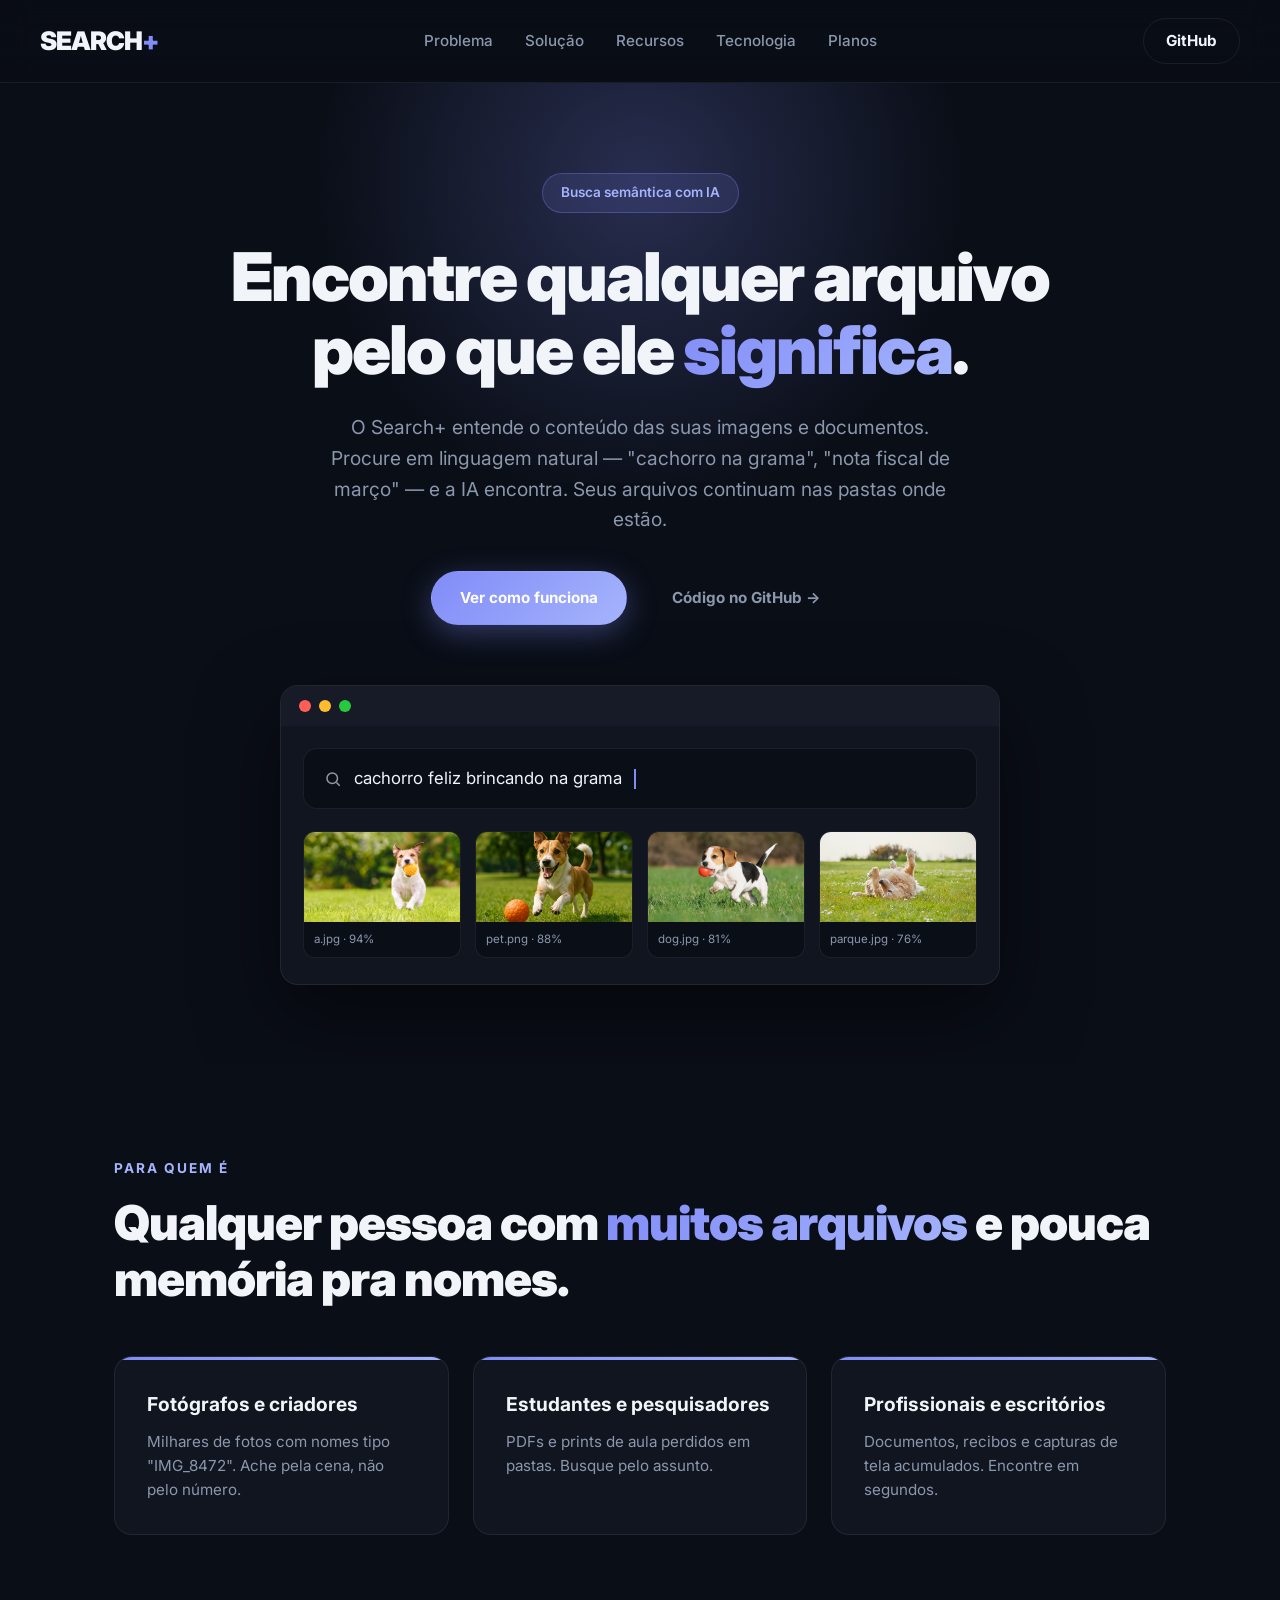
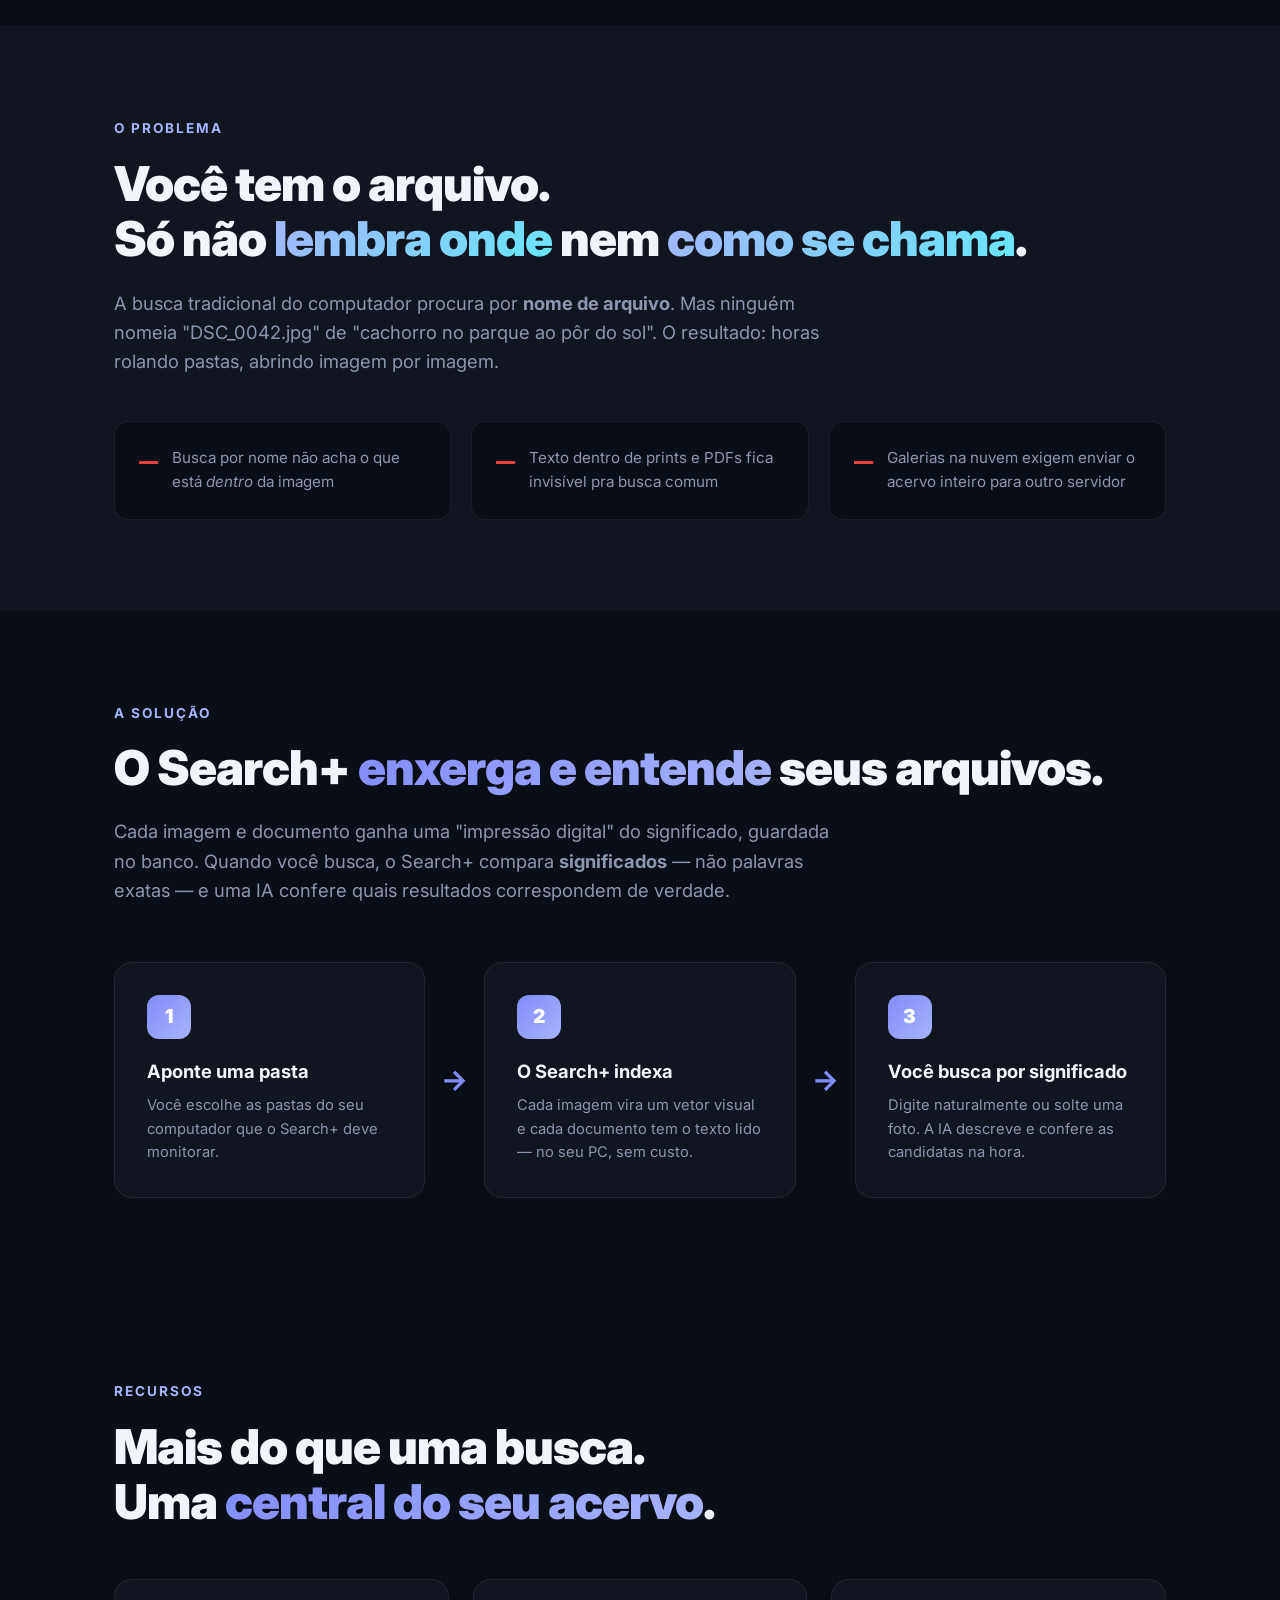
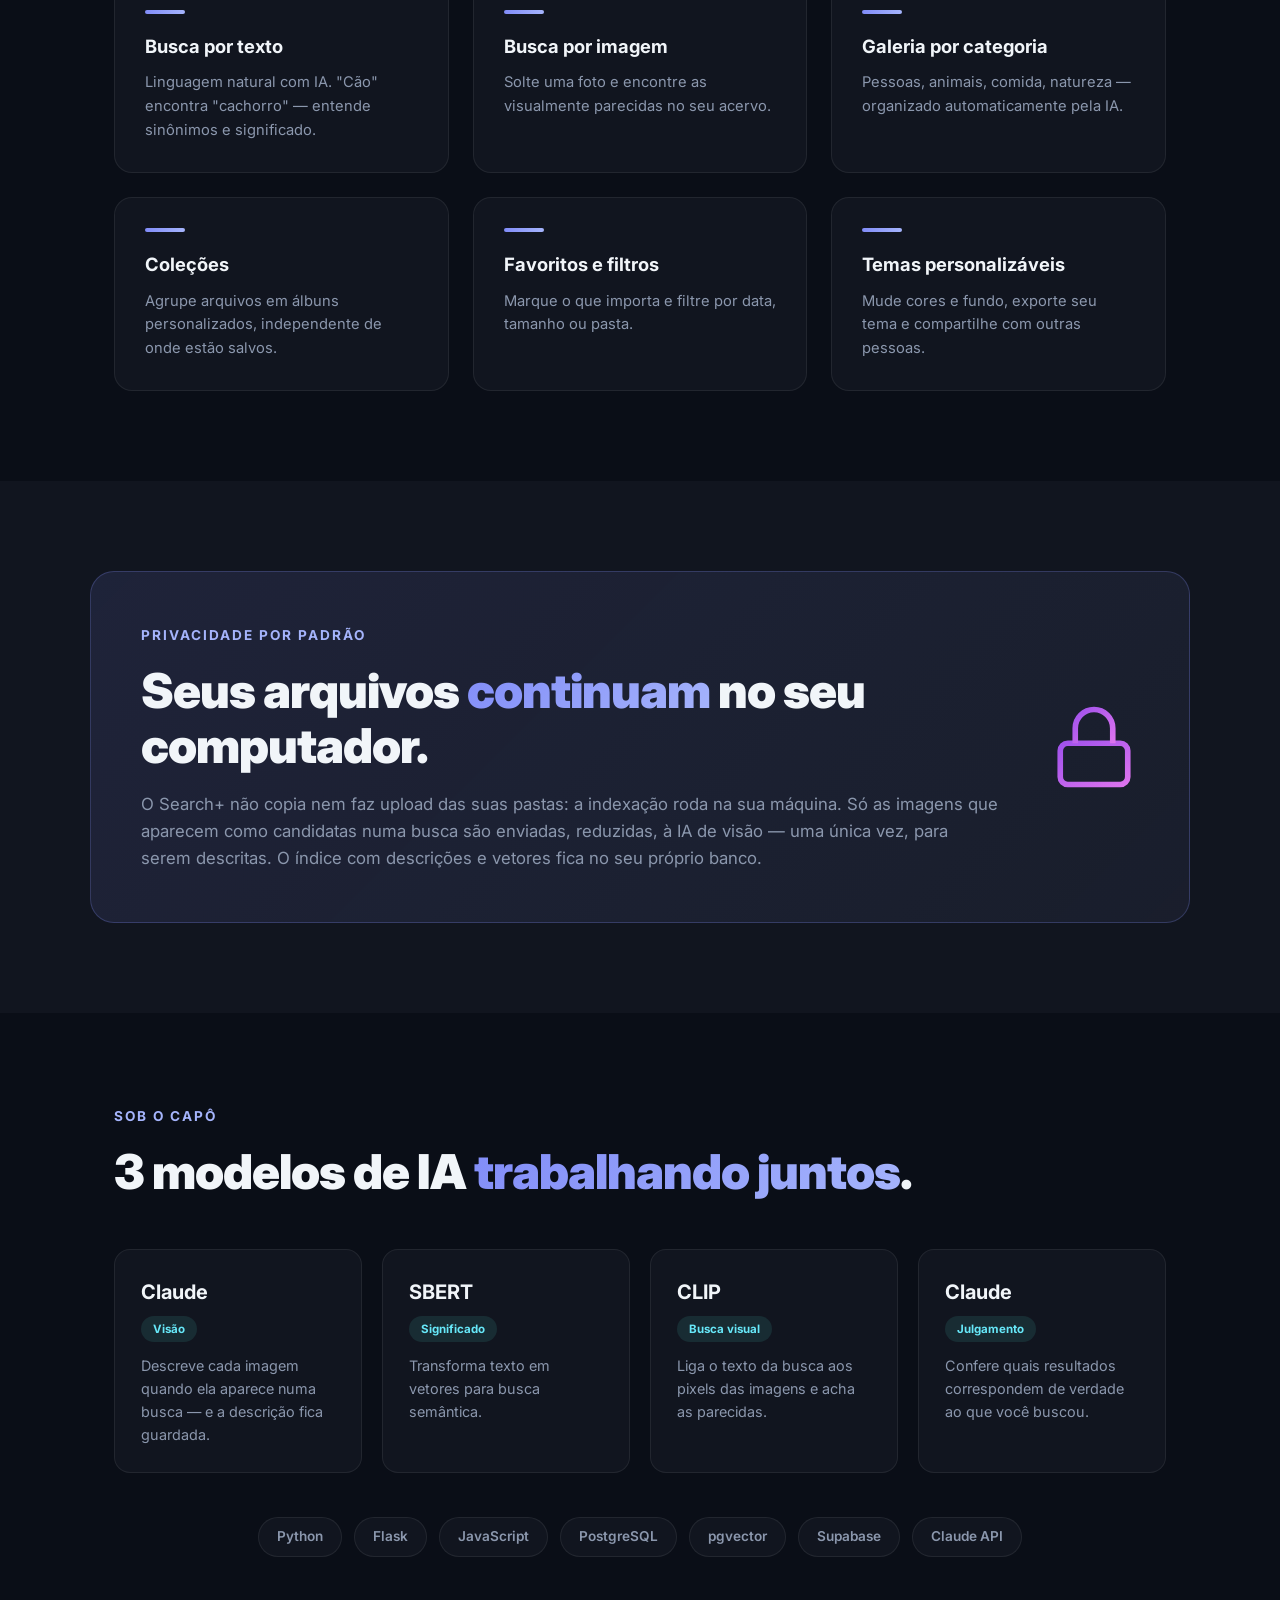
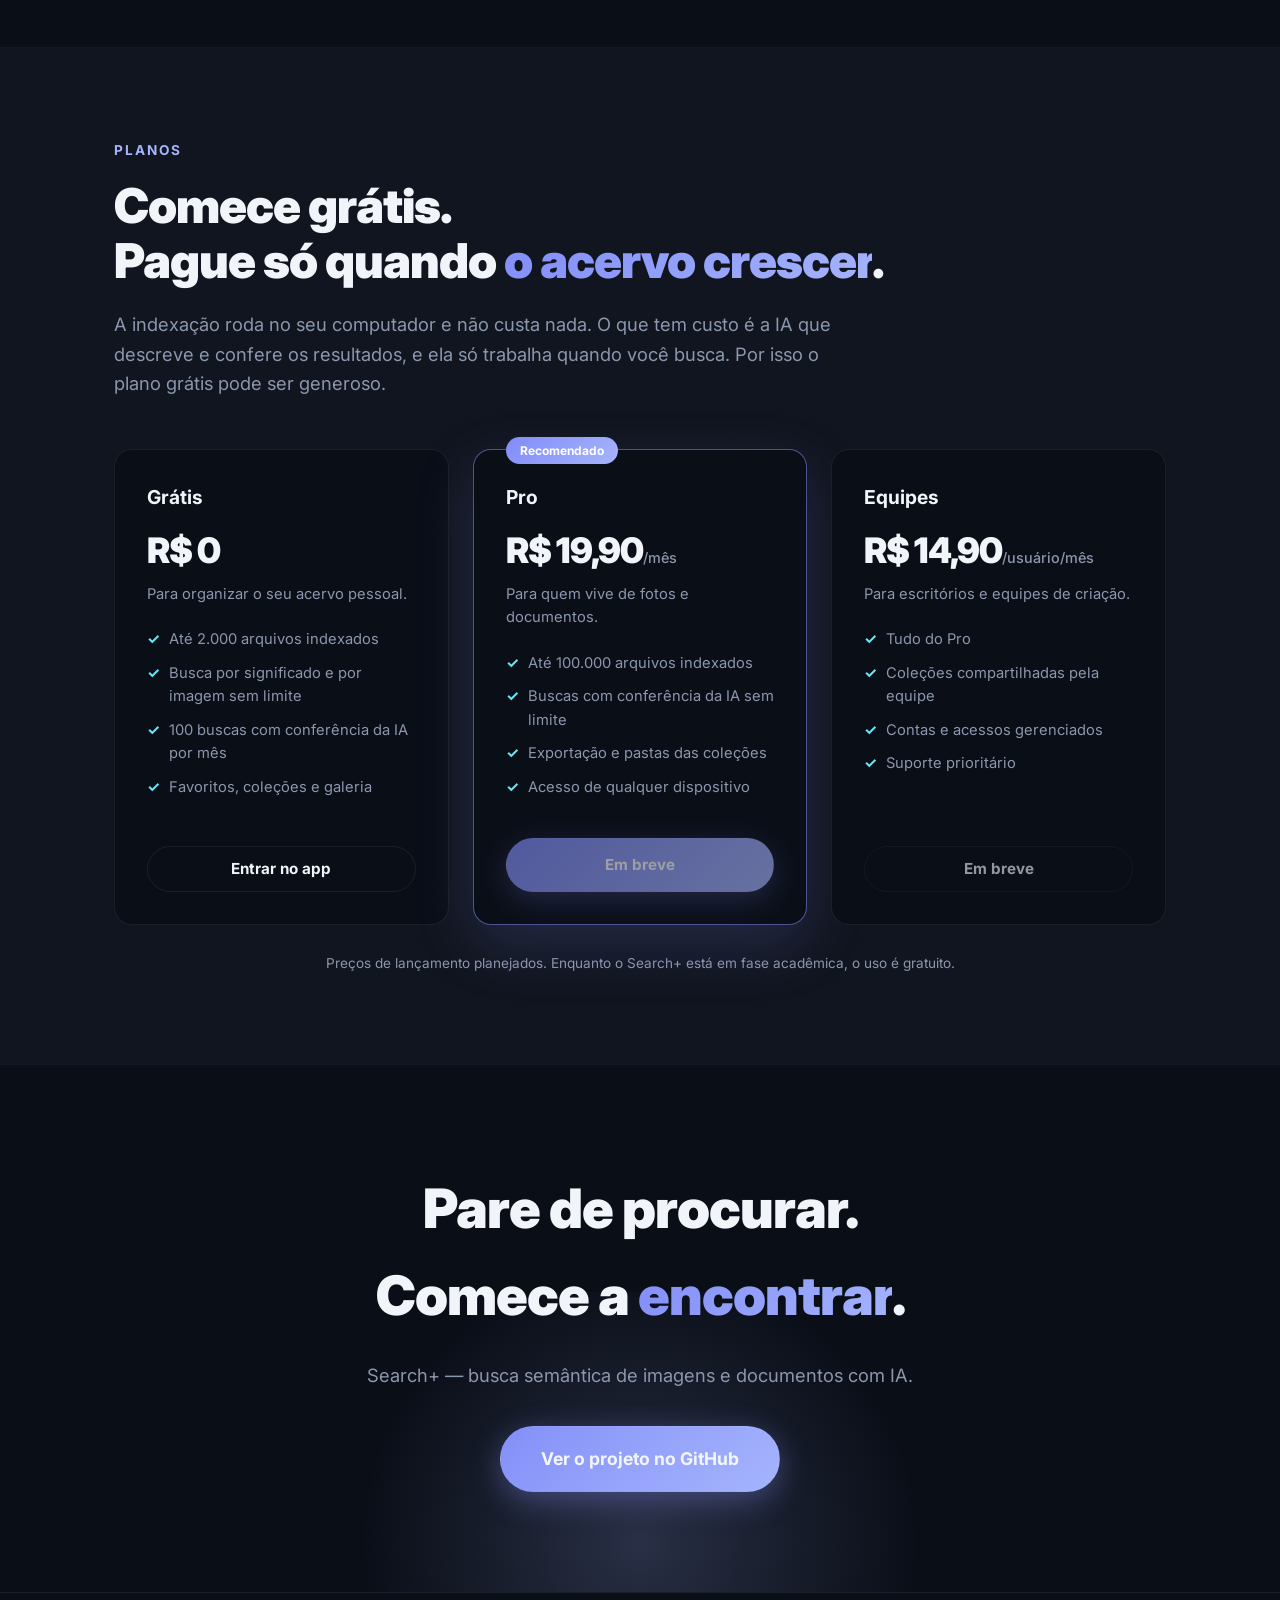
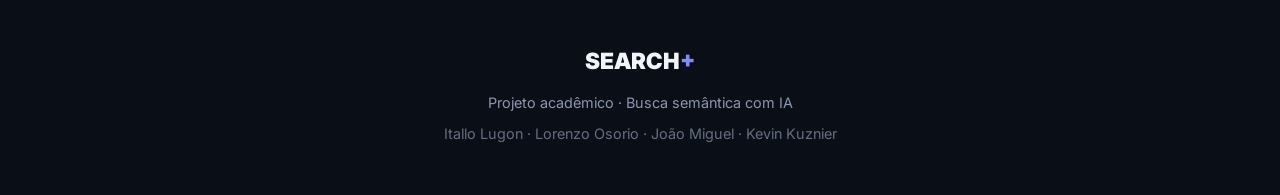
<file: landing/index.html>
<!DOCTYPE html>
<html lang="pt-BR">
<head>
    <meta charset="UTF-8">
    <meta name="viewport" content="width=device-width, initial-scale=1.0">
    <title>Search+ — Encontre qualquer arquivo pelo que ele significa</title>
    <meta name="description" content="Busca semântica de imagens e documentos com IA. Procure pelo conteúdo, não pelo nome do arquivo.">
    <link href="https://fonts.googleapis.com/css2?family=Inter:wght@400;500;600;800;900&display=swap" rel="stylesheet">
    <link rel="stylesheet" href="style.css">
</head>
<body>

    <!-- ====== NAV ====== -->
    <nav class="nav">
        <div class="nav-logo">SEARCH<span>+</span></div>
        <div class="nav-links">
            <a href="#problema">Problema</a>
            <a href="#solucao">Solução</a>
            <a href="#recursos">Recursos</a>
            <a href="#tecnologia">Tecnologia</a>
            <a href="#planos">Planos</a>
        </div>
        <a href="https://github.com/itallolugon/SearchPlus-App" target="_blank" class="btn btn-outline">GitHub</a>
    </nav>

    <!-- ====== HERO ====== -->
    <header class="hero">
        <div class="hero-glow"></div>
        <div class="hero-content">
            <div class="badge">Busca semântica com IA</div>
            <h1>Encontre qualquer arquivo<br>pelo que ele <span class="grad">significa</span>.</h1>
            <p class="hero-sub">
                O Search+ entende o conteúdo das suas imagens e documentos.
                Procure em linguagem natural — "cachorro na grama", "nota fiscal de março" —
                e a IA encontra. Seus arquivos continuam nas pastas onde estão.
            </p>
            <div class="hero-cta">
                <a href="#solucao" class="btn btn-primary">Ver como funciona</a>
                <a href="https://github.com/itallolugon/SearchPlus-App" target="_blank" class="btn btn-ghost">Código no GitHub →</a>
            </div>
            <div class="hero-demo">
                <div class="demo-bar">
                    <span class="dot r"></span><span class="dot y"></span><span class="dot g"></span>
                </div>
                <div class="demo-search">
                    <svg class="demo-icon" width="18" height="18" viewBox="0 0 24 24" fill="none" stroke="currentColor" stroke-width="2"><circle cx="11" cy="11" r="7"/><line x1="21" y1="21" x2="16.65" y2="16.65"/></svg>
                    <span class="demo-typed">cachorro feliz brincando na grama</span>
                    <span class="demo-cursor"></span>
                </div>
                <div class="demo-results">
                    <div class="demo-card"><img class="ph" src="img/dog1.jpg" alt="Cachorro brincando na grama" loading="lazy"><small>a.jpg · 94%</small></div>
                    <div class="demo-card"><img class="ph" src="img/dog2.jpg" alt="Cachorro correndo atrás da bola" loading="lazy"><small>pet.png · 88%</small></div>
                    <div class="demo-card"><img class="ph" src="img/dog3.jpg" alt="Filhote brincando no parque" loading="lazy"><small>dog.jpg · 81%</small></div>
                    <div class="demo-card"><img class="ph" src="img/dog4.jpg" alt="Cachorro deitado na grama" loading="lazy"><small>parque.jpg · 76%</small></div>
                </div>
            </div>
        </div>
    </header>

    <!-- ====== NICHO ====== -->
    <section class="section nicho">
        <div class="container">
            <span class="kicker">Para quem é</span>
            <h2>Qualquer pessoa com <span class="grad">muitos arquivos</span> e pouca memória pra nomes.</h2>
            <div class="nicho-grid">
                <div class="nicho-item"><h3>Fotógrafos e criadores</h3><p>Milhares de fotos com nomes tipo "IMG_8472". Ache pela cena, não pelo número.</p></div>
                <div class="nicho-item"><h3>Estudantes e pesquisadores</h3><p>PDFs e prints de aula perdidos em pastas. Busque pelo assunto.</p></div>
                <div class="nicho-item"><h3>Profissionais e escritórios</h3><p>Documentos, recibos e capturas de tela acumulados. Encontre em segundos.</p></div>
            </div>
        </div>
    </section>

    <!-- ====== PROBLEMA ====== -->
    <section class="section problema" id="problema">
        <div class="container">
            <span class="kicker">O problema</span>
            <h2>Você tem o arquivo.<br>Só não <span class="grad-2">lembra onde</span> nem <span class="grad-2">como se chama</span>.</h2>
            <p class="lead">
                A busca tradicional do computador procura por <strong>nome de arquivo</strong>.
                Mas ninguém nomeia "DSC_0042.jpg" de "cachorro no parque ao pôr do sol".
                O resultado: horas rolando pastas, abrindo imagem por imagem.
            </p>
            <div class="problema-grid">
                <div class="prob-card"><span class="prob-x">—</span><p>Busca por nome não acha o que está <em>dentro</em> da imagem</p></div>
                <div class="prob-card"><span class="prob-x">—</span><p>Texto dentro de prints e PDFs fica invisível pra busca comum</p></div>
                <div class="prob-card"><span class="prob-x">—</span><p>Galerias na nuvem exigem enviar o acervo inteiro para outro servidor</p></div>
            </div>
        </div>
    </section>

    <!-- ====== SOLUÇÃO ====== -->
    <section class="section solucao" id="solucao">
        <div class="container">
            <span class="kicker">A solução</span>
            <h2>O Search+ <span class="grad">enxerga e entende</span> seus arquivos.</h2>
            <p class="lead">
                Cada imagem e documento ganha uma "impressão digital" do significado, guardada no banco.
                Quando você busca, o Search+ compara <strong>significados</strong> — não palavras exatas —
                e uma IA confere quais resultados correspondem de verdade.
            </p>
            <div class="passos">
                <div class="passo"><div class="passo-num">1</div><h3>Aponte uma pasta</h3><p>Você escolhe as pastas do seu computador que o Search+ deve monitorar.</p></div>
                <div class="passo-seta">→</div>
                <div class="passo"><div class="passo-num">2</div><h3>O Search+ indexa</h3><p>Cada imagem vira um vetor visual e cada documento tem o texto lido — no seu PC, sem custo.</p></div>
                <div class="passo-seta">→</div>
                <div class="passo"><div class="passo-num">3</div><h3>Você busca por significado</h3><p>Digite naturalmente ou solte uma foto. A IA descreve e confere as candidatas na hora.</p></div>
            </div>
        </div>
    </section>

    <!-- ====== RECURSOS ====== -->
    <section class="section recursos" id="recursos">
        <div class="container">
            <span class="kicker">Recursos</span>
            <h2>Mais do que uma busca.<br>Uma <span class="grad">central do seu acervo</span>.</h2>
            <div class="feat-grid">
                <div class="feat"><div class="feat-bar"></div><h3>Busca por texto</h3><p>Linguagem natural com IA. "Cão" encontra "cachorro" — entende sinônimos e significado.</p></div>
                <div class="feat"><div class="feat-bar"></div><h3>Busca por imagem</h3><p>Solte uma foto e encontre as visualmente parecidas no seu acervo.</p></div>
                <div class="feat"><div class="feat-bar"></div><h3>Galeria por categoria</h3><p>Pessoas, animais, comida, natureza — organizado automaticamente pela IA.</p></div>
                <div class="feat"><div class="feat-bar"></div><h3>Coleções</h3><p>Agrupe arquivos em álbuns personalizados, independente de onde estão salvos.</p></div>
                <div class="feat"><div class="feat-bar"></div><h3>Favoritos e filtros</h3><p>Marque o que importa e filtre por data, tamanho ou pasta.</p></div>
                <div class="feat"><div class="feat-bar"></div><h3>Temas personalizáveis</h3><p>Mude cores e fundo, exporte seu tema e compartilhe com outras pessoas.</p></div>
            </div>
        </div>
    </section>

    <!-- ====== DIFERENCIAL / PRIVACIDADE ====== -->
    <section class="section privacidade">
        <div class="container priv-box">
            <div class="priv-text">
                <span class="kicker">Privacidade por padrão</span>
                <h2>Seus arquivos <span class="grad">continuam</span> no seu computador.</h2>
                <p>O Search+ não copia nem faz upload das suas pastas: a indexação roda na sua máquina.
                Só as imagens que aparecem como candidatas numa busca são enviadas, reduzidas, à IA de
                visão — uma única vez, para serem descritas. O índice com descrições e vetores fica no
                seu próprio banco.</p>
            </div>
            <div class="priv-icon">
                <svg width="90" height="90" viewBox="0 0 24 24" fill="none" stroke="url(#pg)" stroke-width="1.5">
                    <defs><linearGradient id="pg" x1="0" y1="0" x2="1" y2="1"><stop offset="0" stop-color="#A855F7"/><stop offset="1" stop-color="#E879F9"/></linearGradient></defs>
                    <rect x="3" y="11" width="18" height="11" rx="2"/><path d="M7 11V7a5 5 0 0 1 10 0v4"/>
                </svg>
            </div>
        </div>
    </section>

    <!-- ====== TECNOLOGIA ====== -->
    <section class="section tecnologia" id="tecnologia">
        <div class="container">
            <span class="kicker">Sob o capô</span>
            <h2>3 modelos de IA <span class="grad">trabalhando juntos</span>.</h2>
            <div class="tech-grid">
                <div class="tech"><h3>Claude</h3><span class="tech-tag">Visão</span><p>Descreve cada imagem quando ela aparece numa busca — e a descrição fica guardada.</p></div>
                <div class="tech"><h3>SBERT</h3><span class="tech-tag">Significado</span><p>Transforma texto em vetores para busca semântica.</p></div>
                <div class="tech"><h3>CLIP</h3><span class="tech-tag">Busca visual</span><p>Liga o texto da busca aos pixels das imagens e acha as parecidas.</p></div>
                <div class="tech"><h3>Claude</h3><span class="tech-tag">Julgamento</span><p>Confere quais resultados correspondem de verdade ao que você buscou.</p></div>
            </div>
            <div class="stack">
                <span>Python</span><span>Flask</span><span>JavaScript</span>
                <span>PostgreSQL</span><span>pgvector</span><span>Supabase</span><span>Claude API</span>
            </div>
        </div>
    </section>

    <!-- ====== PLANOS ====== -->
    <section class="section planos" id="planos">
        <div class="container">
            <span class="kicker">Planos</span>
            <h2>Comece grátis.<br>Pague só quando <span class="grad">o acervo crescer</span>.</h2>
            <p class="lead">
                A indexação roda no seu computador e não custa nada. O que tem custo é a IA que
                descreve e confere os resultados, e ela só trabalha quando você busca.
                Por isso o plano grátis pode ser generoso.
            </p>
            <div class="planos-grid">
                <div class="plano">
                    <h3>Grátis</h3>
                    <div class="plano-preco">R$ 0</div>
                    <p class="plano-desc">Para organizar o seu acervo pessoal.</p>
                    <ul>
                        <li>Até 2.000 arquivos indexados</li>
                        <li>Busca por significado e por imagem sem limite</li>
                        <li>100 buscas com conferência da IA por mês</li>
                        <li>Favoritos, coleções e galeria</li>
                    </ul>
                    <a href="/" class="btn btn-outline plano-btn">Entrar no app</a>
                </div>
                <div class="plano plano-destaque">
                    <span class="plano-selo">Recomendado</span>
                    <h3>Pro</h3>
                    <div class="plano-preco">R$ 19,90<small>/mês</small></div>
                    <p class="plano-desc">Para quem vive de fotos e documentos.</p>
                    <ul>
                        <li>Até 100.000 arquivos indexados</li>
                        <li>Buscas com conferência da IA sem limite</li>
                        <li>Exportação e pastas das coleções</li>
                        <li>Acesso de qualquer dispositivo</li>
                    </ul>
                    <span class="btn btn-primary plano-btn plano-breve">Em breve</span>
                </div>
                <div class="plano">
                    <h3>Equipes</h3>
                    <div class="plano-preco">R$ 14,90<small>/usuário/mês</small></div>
                    <p class="plano-desc">Para escritórios e equipes de criação.</p>
                    <ul>
                        <li>Tudo do Pro</li>
                        <li>Coleções compartilhadas pela equipe</li>
                        <li>Contas e acessos gerenciados</li>
                        <li>Suporte prioritário</li>
                    </ul>
                    <span class="btn btn-outline plano-btn plano-breve">Em breve</span>
                </div>
            </div>
            <p class="planos-nota">Preços de lançamento planejados. Enquanto o Search+ está em fase acadêmica, o uso é gratuito.</p>
        </div>
    </section>

    <!-- ====== CTA FINAL ====== -->
    <section class="cta-final">
        <div class="cta-glow"></div>
        <div class="container">
            <h2>Pare de procurar.<br>Comece a <span class="grad">encontrar</span>.</h2>
            <p>Search+ — busca semântica de imagens e documentos com IA.</p>
            <a href="https://github.com/itallolugon/SearchPlus-App" target="_blank" class="btn btn-primary btn-lg">Ver o projeto no GitHub</a>
        </div>
    </section>

    <!-- ====== FOOTER ====== -->
    <footer class="footer">
        <div class="footer-logo">SEARCH<span>+</span></div>
        <p>Projeto acadêmico · Busca semântica com IA</p>
        <p class="footer-team">Itallo Lugon · Lorenzo Osorio · João Miguel · Kevin Kuznier</p>
    </footer>

</body>
</html>
</file>
<file: landing/style.css>
/* ============================================================
   Search+ — Landing Page
   Paleta azul/indigo/lilas (fria, sofisticada)
   ============================================================ */
:root {
    /* Paleta azul/índigo/lilás (sofisticada, fria) — substitui o roxo */
    --bg-deep: #0A0E17;
    --surface: #11151F;
    --surface-2: #161B27;
    --border-light: rgba(255, 255, 255, 0.07);
    --text-primary: #F1F5F9;
    --text-secondary: #8B97AD;
    --accent-primary: #818CF8;   /* índigo */
    --accent-secondary: #A5B4FC; /* periwinkle claro */
    --telemetry: #67E8F9;        /* ciano de apoio */
}

* { margin: 0; padding: 0; box-sizing: border-box; }

html { scroll-behavior: smooth; }

body {
    font-family: 'Inter', sans-serif;
    background: var(--bg-deep);
    color: var(--text-primary);
    line-height: 1.6;
    overflow-x: hidden;
}

.grad {
    background: linear-gradient(135deg, var(--accent-primary), var(--accent-secondary));
    -webkit-background-clip: text; background-clip: text;
    -webkit-text-fill-color: transparent;
}
.grad-2 {
    background: linear-gradient(135deg, var(--accent-secondary), var(--telemetry));
    -webkit-background-clip: text; background-clip: text;
    -webkit-text-fill-color: transparent;
}

.container { max-width: 1100px; margin: 0 auto; padding: 0 24px; }

/* ---------- BOTÕES ---------- */
.btn {
    display: inline-block; padding: 14px 28px; border-radius: 999px;
    font-weight: 700; font-size: 0.95rem; text-decoration: none;
    cursor: pointer; transition: all 0.25s ease; border: 1px solid transparent;
}
.btn-primary {
    background: linear-gradient(135deg, var(--accent-primary), var(--accent-secondary));
    color: #fff; box-shadow: 0 8px 30px rgba(129, 140, 248, 0.35);
}
.btn-primary:hover { transform: translateY(-3px); box-shadow: 0 12px 40px rgba(129, 140, 248, 0.5); }
.btn-outline { border-color: var(--border-light); color: var(--text-primary); padding: 10px 22px; }
.btn-outline:hover { border-color: var(--accent-primary); background: rgba(129, 140, 248, 0.1); }
.btn-ghost { color: var(--text-secondary); }
.btn-ghost:hover { color: var(--accent-secondary); }
.btn-lg { padding: 18px 40px; font-size: 1.1rem; }

/* ---------- NAV ---------- */
.nav {
    position: sticky; top: 0; z-index: 100;
    display: flex; align-items: center; justify-content: space-between;
    padding: 18px 40px;
    background: rgba(10, 14, 23, 0.85);
    backdrop-filter: blur(16px);
    border-bottom: 1px solid var(--border-light);
}
.nav-logo { font-size: 1.6rem; font-weight: 900; letter-spacing: -1px; }
.nav-logo span { color: var(--accent-primary); }
.nav-links { display: flex; gap: 32px; }
.nav-links a { color: var(--text-secondary); text-decoration: none; font-weight: 500; font-size: 0.95rem; transition: color 0.2s; }
.nav-links a:hover { color: var(--text-primary); }

/* ---------- HERO ---------- */
.hero { position: relative; padding: 90px 24px 80px; text-align: center; overflow: hidden; }
.hero-glow {
    position: absolute; top: -200px; left: 50%; transform: translateX(-50%);
    width: 800px; height: 600px;
    background: radial-gradient(circle, rgba(129, 140, 248, 0.25) 0%, transparent 65%);
    pointer-events: none;
}
.hero-content { position: relative; max-width: 860px; margin: 0 auto; }
.badge {
    display: inline-block; padding: 8px 18px; border-radius: 999px;
    background: rgba(129, 140, 248, 0.12); border: 1px solid rgba(129, 140, 248, 0.3);
    color: var(--accent-secondary); font-size: 0.85rem; font-weight: 600;
    margin-bottom: 28px;
}
.hero h1 { font-size: clamp(2.4rem, 6vw, 4.2rem); font-weight: 900; line-height: 1.08; letter-spacing: -2px; }
.hero-sub { font-size: 1.2rem; color: var(--text-secondary); max-width: 640px; margin: 26px auto 36px; }
.hero-cta { display: flex; gap: 16px; justify-content: center; flex-wrap: wrap; }

/* mockup de demo */
.hero-demo {
    margin: 60px auto 0; max-width: 720px;
    background: var(--surface); border: 1px solid var(--border-light);
    border-radius: 18px; overflow: hidden;
    box-shadow: 0 30px 80px rgba(0, 0, 0, 0.5);
    text-align: left;
}
.demo-bar { display: flex; gap: 8px; padding: 14px 18px; background: var(--surface-2); }
.dot { width: 12px; height: 12px; border-radius: 50%; }
.dot.r { background: #ff5f56; } .dot.y { background: #ffbd2e; } .dot.g { background: #27c93f; }
.demo-search {
    display: flex; align-items: center; gap: 12px; margin: 22px;
    padding: 16px 20px; background: var(--bg-deep);
    border: 1px solid var(--border-light); border-radius: 14px;
}
.demo-icon { opacity: 0.6; }
.demo-typed { color: var(--text-primary); font-size: 1.05rem; }
.demo-cursor { width: 2px; height: 20px; background: var(--accent-primary); animation: blink 1s infinite; }
@keyframes blink { 50% { opacity: 0; } }
.demo-results { display: grid; grid-template-columns: repeat(4, 1fr); gap: 14px; padding: 0 22px 26px; }
.demo-card { background: var(--bg-deep); border-radius: 12px; overflow: hidden; border: 1px solid var(--border-light); }
.demo-card .ph { width: 100%; height: 90px; object-fit: cover; display: block; }
.demo-card small { display: block; padding: 8px 10px; color: var(--text-secondary); font-size: 0.72rem; }

/* ---------- SEÇÕES ---------- */
.section { padding: 90px 0; }
.kicker {
    display: inline-block; color: var(--accent-secondary);
    font-weight: 700; font-size: 0.85rem; text-transform: uppercase;
    letter-spacing: 2px; margin-bottom: 16px;
}
.section h2 { font-size: clamp(2rem, 4.5vw, 3rem); font-weight: 900; line-height: 1.15; letter-spacing: -1px; }
.lead { font-size: 1.15rem; color: var(--text-secondary); max-width: 720px; margin: 22px 0 0; }

/* NICHO */
.nicho-grid { display: grid; grid-template-columns: repeat(3, 1fr); gap: 24px; margin-top: 50px; }
.nicho-item { position: relative; background: var(--surface); border: 1px solid var(--border-light); border-radius: 18px; padding: 32px; transition: transform 0.25s, border-color 0.25s; overflow: hidden; }
.nicho-item::before { content: ""; position: absolute; top: 0; left: 0; width: 100%; height: 3px; background: linear-gradient(90deg, var(--accent-primary), var(--accent-secondary)); }
.nicho-item:hover { transform: translateY(-6px); border-color: rgba(129, 140, 248, 0.4); }
.nicho-item h3 { font-size: 1.2rem; margin-bottom: 10px; }
.nicho-item p { color: var(--text-secondary); font-size: 0.95rem; }

/* PROBLEMA */
.problema { background: var(--surface); }
.problema-grid { display: grid; grid-template-columns: repeat(3, 1fr); gap: 20px; margin-top: 44px; }
.prob-card { display: flex; gap: 14px; align-items: flex-start; padding: 24px; background: var(--bg-deep); border-radius: 14px; border: 1px solid var(--border-light); }
.prob-x { color: #ef4444; font-weight: 900; font-size: 1.2rem; flex-shrink: 0; }
.prob-card p { color: var(--text-secondary); font-size: 0.95rem; }

/* SOLUÇÃO - passos */
.passos { display: flex; align-items: stretch; gap: 16px; margin-top: 56px; }
.passo { flex: 1; background: var(--surface); border: 1px solid var(--border-light); border-radius: 18px; padding: 32px; }
.passo-num {
    width: 44px; height: 44px; border-radius: 12px;
    background: linear-gradient(135deg, var(--accent-primary), var(--accent-secondary));
    display: flex; align-items: center; justify-content: center;
    font-weight: 900; font-size: 1.2rem; margin-bottom: 18px; color: #fff;
}
.passo h3 { font-size: 1.15rem; margin-bottom: 8px; }
.passo p { color: var(--text-secondary); font-size: 0.92rem; }
.passo-seta { display: flex; align-items: center; color: var(--accent-primary); font-size: 1.8rem; font-weight: 700; }

/* RECURSOS */
.feat-grid { display: grid; grid-template-columns: repeat(3, 1fr); gap: 24px; margin-top: 50px; }
.feat { background: var(--surface); border: 1px solid var(--border-light); border-radius: 18px; padding: 30px; transition: transform 0.25s, border-color 0.25s; }
.feat:hover { transform: translateY(-6px); border-color: rgba(129, 140, 248, 0.4); }
.feat-bar { width: 40px; height: 4px; border-radius: 4px; background: linear-gradient(90deg, var(--accent-primary), var(--accent-secondary)); margin-bottom: 18px; }
.feat h3 { font-size: 1.15rem; margin-bottom: 10px; }
.feat p { color: var(--text-secondary); font-size: 0.92rem; }

/* PRIVACIDADE */
.privacidade { background: var(--surface); }
.priv-box { display: flex; align-items: center; gap: 50px; background: linear-gradient(135deg, rgba(129,140,248,0.12), rgba(165,180,252,0.06)); border: 1px solid rgba(129, 140, 248, 0.25); border-radius: 24px; padding: 50px; }
.priv-text { flex: 1; }
.priv-text p { color: var(--text-secondary); margin-top: 18px; font-size: 1.05rem; }
.priv-icon { flex-shrink: 0; opacity: 0.95; display: flex; }

/* TECNOLOGIA */
.tech-grid { display: grid; grid-template-columns: repeat(4, 1fr); gap: 20px; margin-top: 50px; }
.tech { background: var(--surface); border: 1px solid var(--border-light); border-radius: 16px; padding: 26px; }
.tech h3 { font-size: 1.25rem; }
.tech-tag { display: inline-block; margin: 8px 0 12px; padding: 4px 12px; border-radius: 999px; background: rgba(79, 209, 197, 0.12); color: var(--telemetry); font-size: 0.72rem; font-weight: 700; }
.tech p { color: var(--text-secondary); font-size: 0.9rem; }
.stack { display: flex; flex-wrap: wrap; gap: 12px; justify-content: center; margin-top: 44px; }
.stack span { padding: 8px 18px; background: var(--surface); border: 1px solid var(--border-light); border-radius: 999px; color: var(--text-secondary); font-size: 0.85rem; font-weight: 600; }

/* PLANOS */
.planos { background: var(--surface); }
.planos-grid { display: grid; grid-template-columns: repeat(3, 1fr); gap: 24px; margin-top: 50px; align-items: stretch; }
.plano { position: relative; display: flex; flex-direction: column; background: var(--bg-deep); border: 1px solid var(--border-light); border-radius: 18px; padding: 32px; }
.plano-destaque { border-color: rgba(129, 140, 248, 0.55); box-shadow: 0 20px 60px rgba(129, 140, 248, 0.18); }
.plano-selo { position: absolute; top: -13px; left: 32px; padding: 4px 14px; border-radius: 999px; background: linear-gradient(135deg, var(--accent-primary), var(--accent-secondary)); color: #fff; font-size: 0.75rem; font-weight: 700; }
.plano h3 { font-size: 1.2rem; }
.plano-preco { font-size: 2.2rem; font-weight: 900; letter-spacing: -1px; margin: 10px 0 4px; }
.plano-preco small { font-size: 0.9rem; font-weight: 500; color: var(--text-secondary); letter-spacing: 0; }
.plano-desc { color: var(--text-secondary); font-size: 0.92rem; }
.plano ul { list-style: none; margin: 22px 0 28px; flex: 1; }
.plano li { position: relative; padding-left: 22px; margin-bottom: 10px; color: var(--text-secondary); font-size: 0.92rem; }
.plano li::before { content: "✓"; position: absolute; left: 0; color: var(--telemetry); font-weight: 700; }
.plano-btn { text-align: center; }
.plano-breve { cursor: default; opacity: 0.6; }
.plano-breve:hover { transform: none; box-shadow: none; background: inherit; }
.planos-nota { margin-top: 28px; text-align: center; color: var(--text-secondary); font-size: 0.85rem; }

/* CTA FINAL */
.cta-final { position: relative; text-align: center; padding: 100px 24px; overflow: hidden; }
.cta-glow { position: absolute; bottom: -200px; left: 50%; transform: translateX(-50%); width: 700px; height: 500px; background: radial-gradient(circle, rgba(165, 180, 252, 0.2) 0%, transparent 65%); pointer-events: none; }
.cta-final h2 { font-size: clamp(2.2rem, 5vw, 3.4rem); font-weight: 900; letter-spacing: -1px; position: relative; }
.cta-final p { color: var(--text-secondary); font-size: 1.15rem; margin: 22px 0 36px; position: relative; }

/* FOOTER */
.footer { text-align: center; padding: 50px 24px; border-top: 1px solid var(--border-light); }
.footer-logo { font-size: 1.4rem; font-weight: 900; margin-bottom: 12px; }
.footer-logo span { color: var(--accent-primary); }
.footer p { color: var(--text-secondary); font-size: 0.9rem; }
.footer-team { margin-top: 8px; font-size: 0.82rem; opacity: 0.7; }

/* ---------- RESPONSIVO ---------- */
@media (max-width: 900px) {
    .nicho-grid, .feat-grid, .problema-grid { grid-template-columns: 1fr 1fr; }
    .planos-grid { grid-template-columns: 1fr; max-width: 460px; margin-left: auto; margin-right: auto; }
    .tech-grid { grid-template-columns: 1fr 1fr; }
    .passos { flex-direction: column; }
    .passo-seta { transform: rotate(90deg); justify-content: center; }
    .priv-box { flex-direction: column; text-align: center; padding: 36px; }
    .demo-results { grid-template-columns: repeat(2, 1fr); }
}
@media (max-width: 600px) {
    .nav-links { display: none; }
    .nav { padding: 16px 20px; }
    .nicho-grid, .feat-grid, .problema-grid, .tech-grid { grid-template-columns: 1fr; }
    .section { padding: 60px 0; }
    .hero { padding: 60px 20px; }
}
</file>
